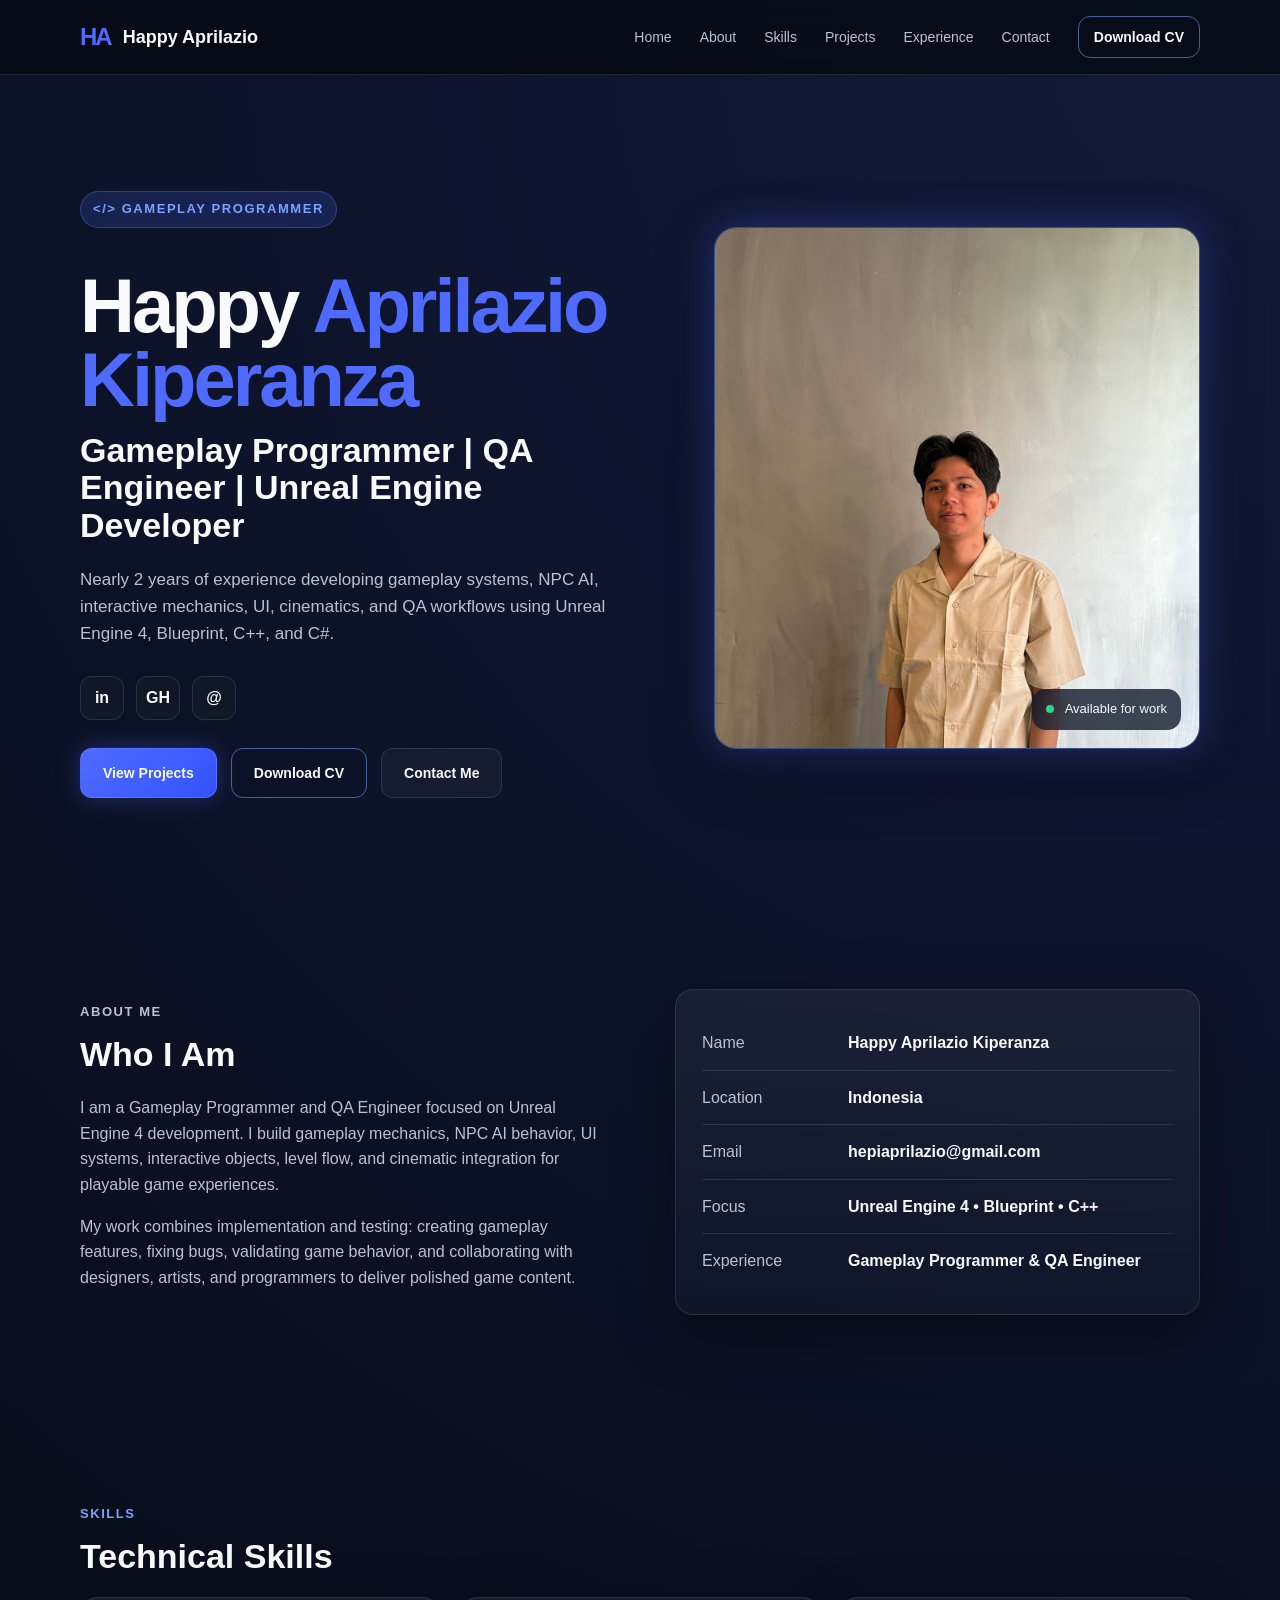
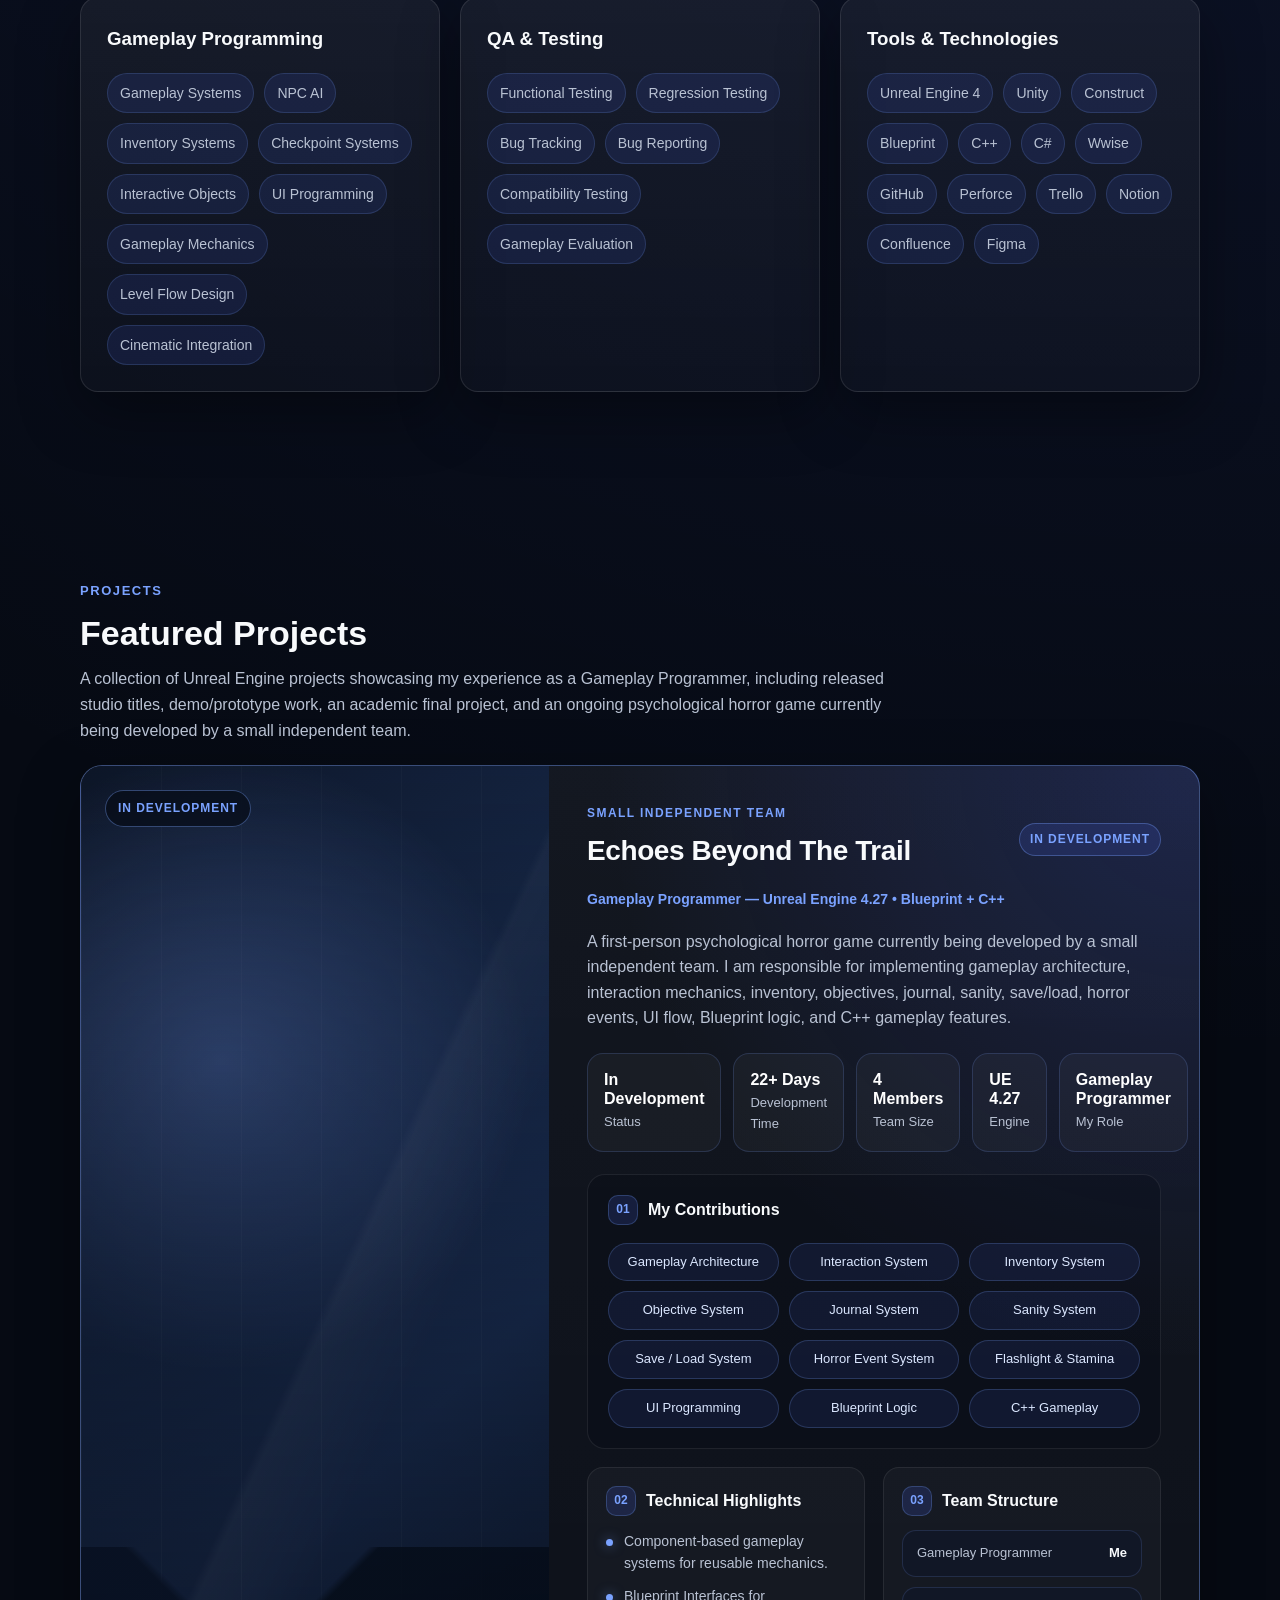
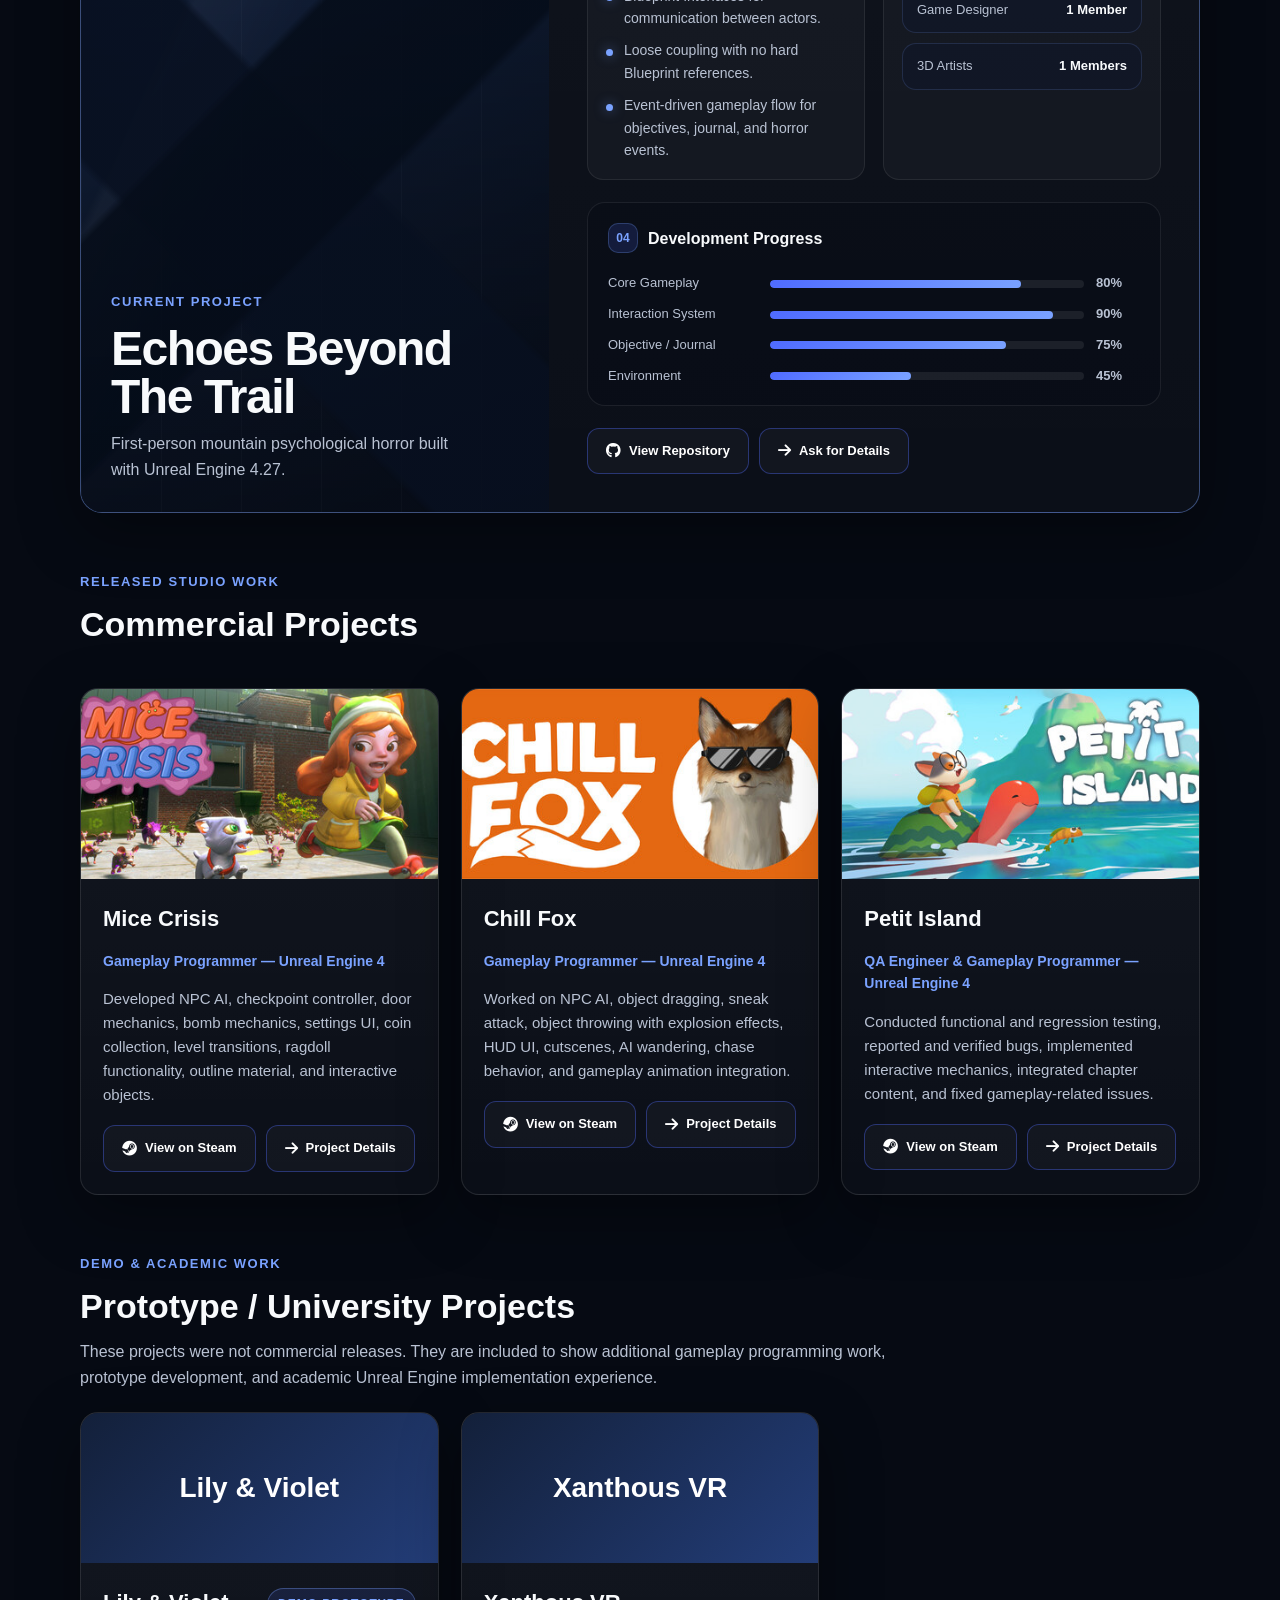
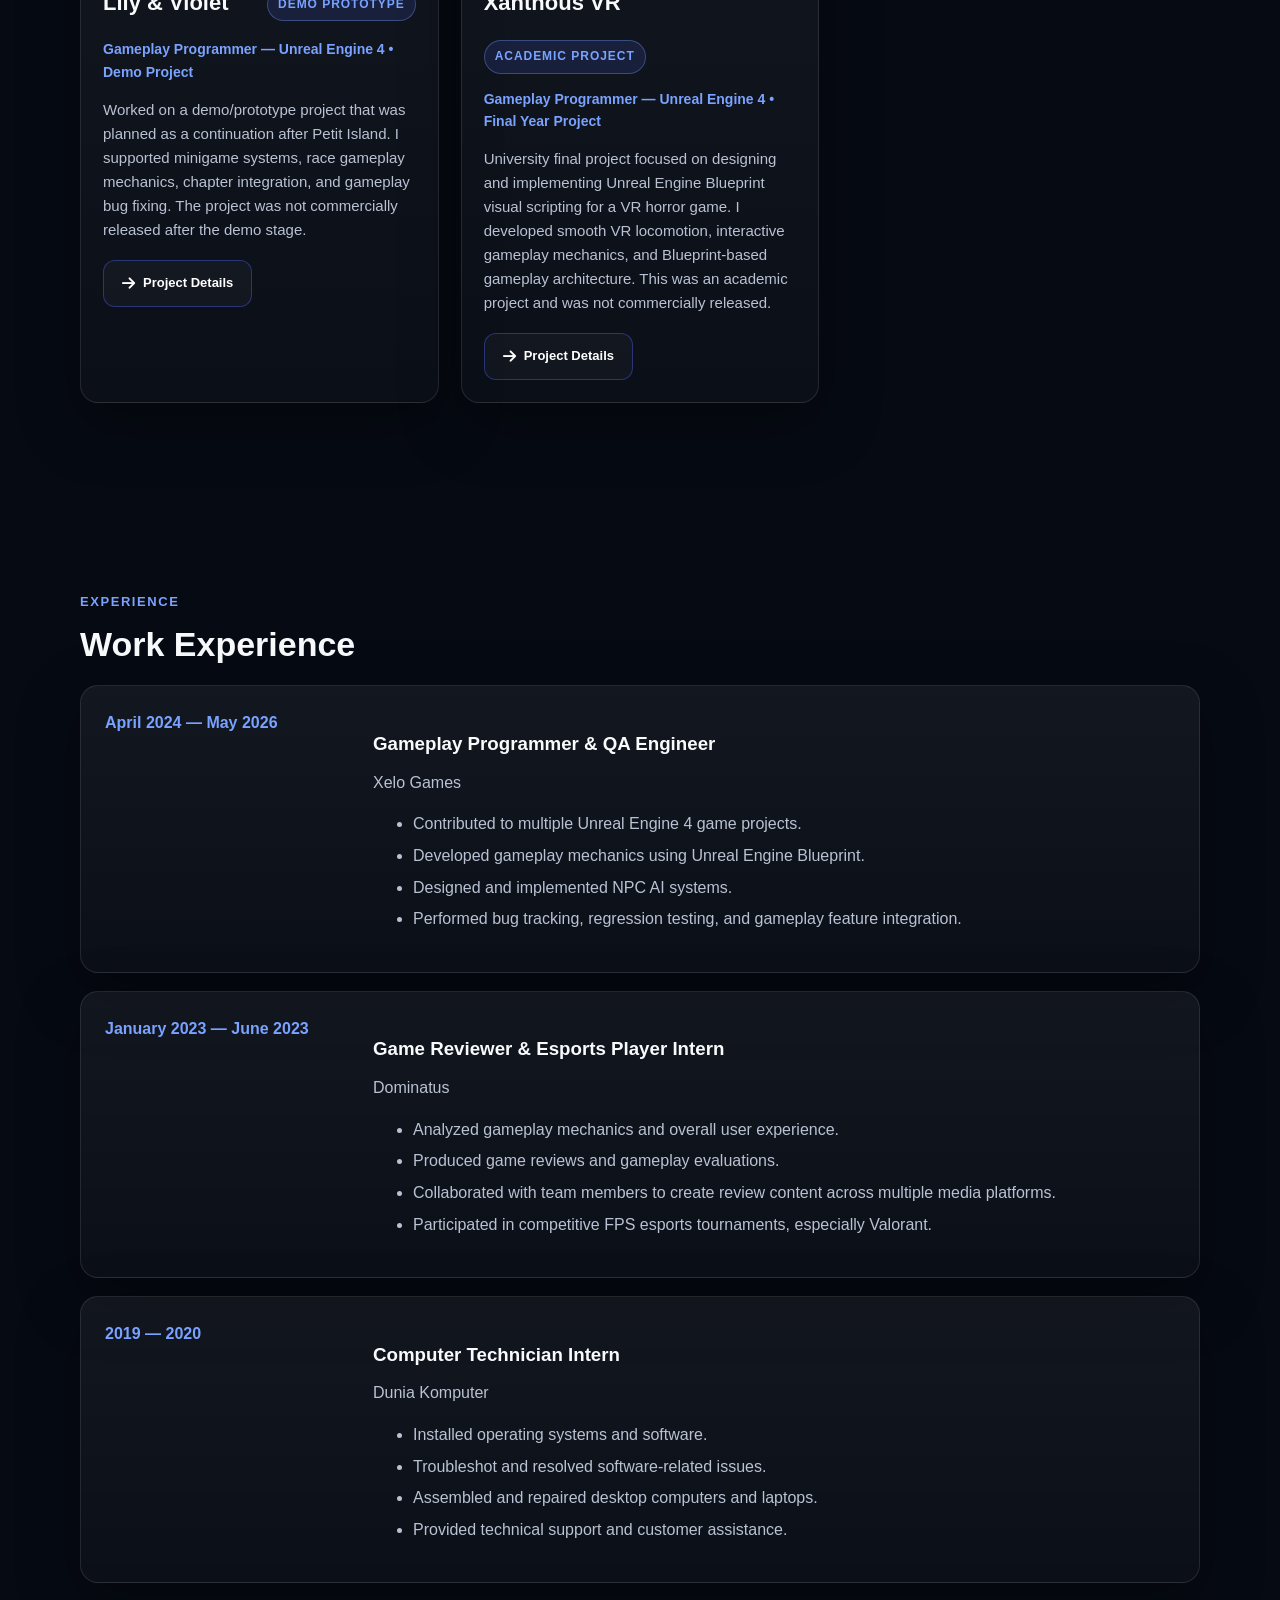
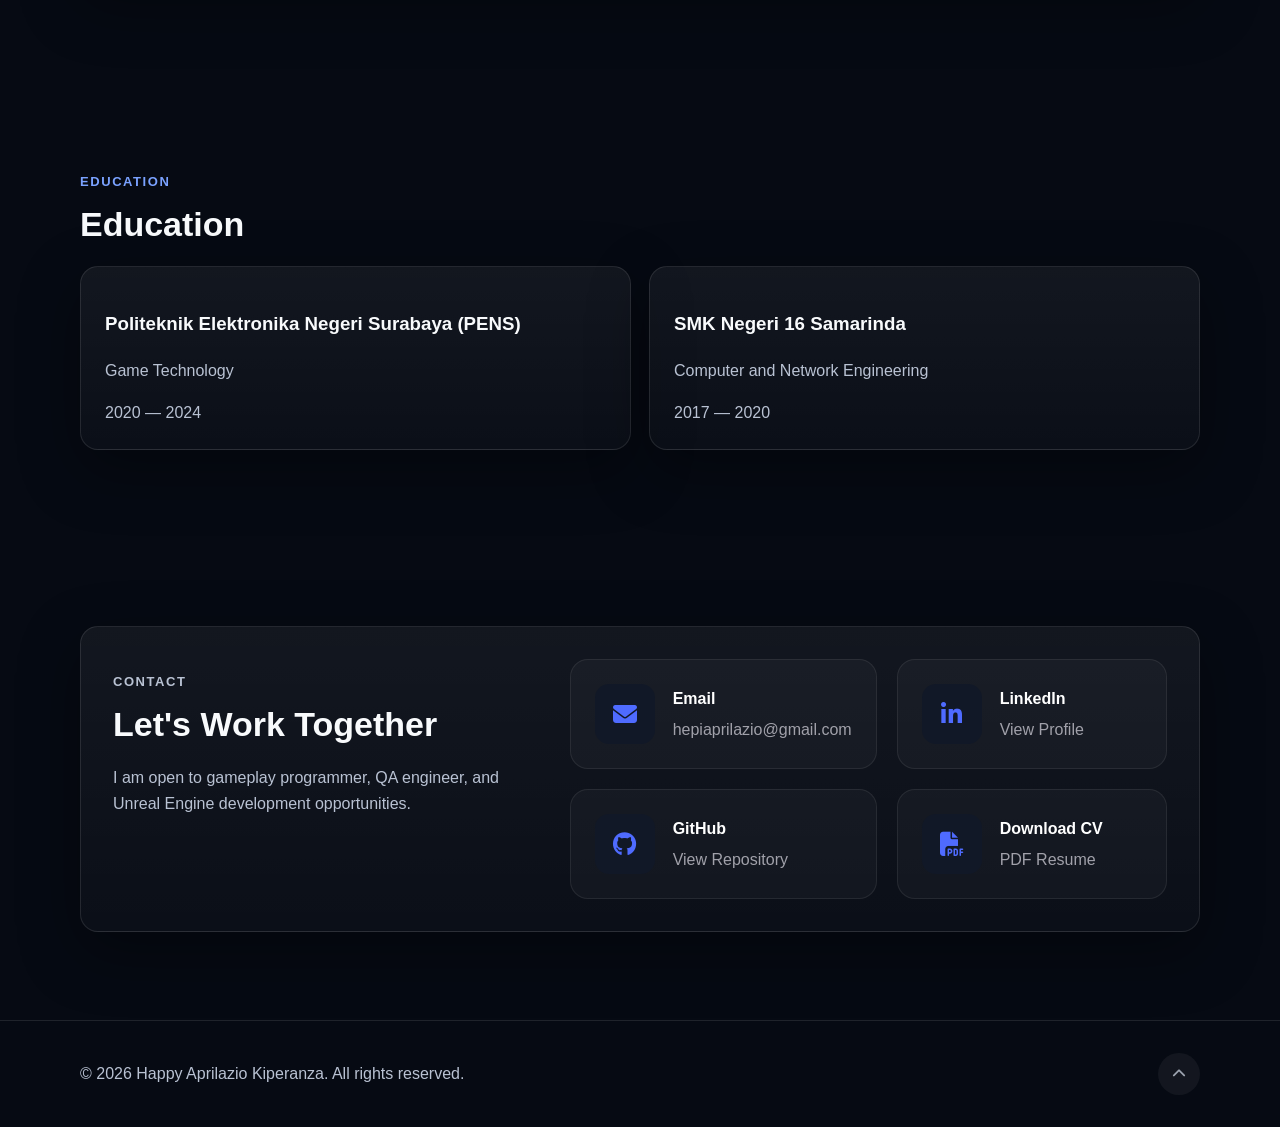
<file: index.html>
<!DOCTYPE html>
<html lang="en">
<head>
  <meta charset="UTF-8" />
  <meta name="viewport" content="width=device-width, initial-scale=1.0" />
  <meta name="description" content="Portfolio website of Happy Aprilazio Kiperanza, Gameplay Programmer, QA Engineer, and Unreal Engine Developer." />
  <title>Happy Aprilazio Kiperanza | Gameplay Programmer</title>
  <link rel="stylesheet" href="https://cdnjs.cloudflare.com/ajax/libs/font-awesome/6.5.2/css/all.min.css">
<link rel="stylesheet" href="styles.css" />
</head>
<body>
  <header class="site-header" id="top">
    <nav class="navbar container">
      <a class="brand" href="#home" aria-label="Home">
        <span class="brand-mark">HA</span>
        <span>Happy Aprilazio</span>
      </a> 

      <button class="nav-toggle" type="button" aria-label="Open navigation" aria-expanded="false">
        <span></span><span></span><span></span>
      </button>

      <div class="nav-menu" id="navMenu">
        <a href="#home">Home</a>
        <a href="#about">About</a>
        <a href="#skills">Skills</a>
        <a href="#projects">Projects</a>
        <a href="#experience">Experience</a>
        <a href="#contact">Contact</a>
        <a class="btn btn-small btn-outline" href="assets/CV_Happy_Aprilazio_Kiperanza.pdf" download>Download CV</a>
      </div>
    </nav>
  </header>

  <main>
    <section class="hero section" id="home">
      <div class="container hero-grid">
        <div class="hero-content reveal">
          <p class="eyebrow">&lt;/&gt; Gameplay Programmer</p>
          <h1>Happy <span>Aprilazio Kiperanza</span></h1>
          <h2>Gameplay Programmer | QA Engineer | Unreal Engine Developer</h2>
          <p class="hero-desc">
            Nearly 2 years of experience developing gameplay systems, NPC AI, interactive mechanics,
            UI, cinematics, and QA workflows using Unreal Engine 4, Blueprint, C++, and C#.
          </p>

          <div class="social-row" aria-label="Social links">
            <a href="https://www.linkedin.com/in/happy-aprilazio-kiperanza-716439214/" target="_blank" rel="noopener noreferrer" aria-label="LinkedIn">in</a>
            <a href="https://github.com/hepiapril021" target="_blank" rel="noopener noreferrer" aria-label="GitHub">GH</a>
            <a href="mailto:hepiaprilazio@gmail.com" aria-label="Email">@</a>
          </div>

          <div class="hero-actions">
            <a class="btn btn-primary" href="#projects">View Projects</a>
            <a class="btn btn-outline" href="assets/CV_Happy_Aprilazio_Kiperanza.pdf" download>Download CV</a>
            <a class="btn btn-ghost" href="#contact">Contact Me</a>
          </div>
        </div>

        <div class="hero-image reveal">
          <div class="photo-card">
            <img src="assets/profile.jpg" alt="Portrait of Happy Aprilazio Kiperanza" />
            <div class="status-badge"><span></span> Available for work</div>
          </div>
        </div>
      </div>
    </section>

    <section class="section about" id="about">
      <div class="container two-column">
        <div class="reveal">
          <p class="section-label">About Me</p>
          <h2>Who I Am</h2>
          <p>
            I am a Gameplay Programmer and QA Engineer focused on Unreal Engine 4 development.
            I build gameplay mechanics, NPC AI behavior, UI systems, interactive objects, level flow,
            and cinematic integration for playable game experiences.
          </p>
          <p>
            My work combines implementation and testing: creating gameplay features, fixing bugs,
            validating game behavior, and collaborating with designers, artists, and programmers to
            deliver polished game content.
          </p>
        </div>

        <div class="info-card reveal">
          <div class="info-row"><span>Name</span><strong>Happy Aprilazio Kiperanza</strong></div>
          <div class="info-row"><span>Location</span><strong>Indonesia</strong></div>
          <div class="info-row"><span>Email</span><strong><a href="mailto:hepiaprilazio@gmail.com">hepiaprilazio@gmail.com</a></strong></div>
          <div class="info-row"><span>Focus</span><strong>Unreal Engine 4 • Blueprint • C++</strong></div>
          <div class="info-row"><span>Experience</span><strong>Gameplay Programmer & QA Engineer</strong></div>
        </div>
      </div>
    </section>

    <section class="section" id="skills">
      <div class="container">
        <p class="section-label reveal">Skills</p>
        <h2 class="reveal">Technical Skills</h2>

        <div class="skill-groups">
          <div class="skill-box reveal">
            <h3>Gameplay Programming</h3>
            <ul>
              <li>Gameplay Systems</li><li>NPC AI</li><li>Inventory Systems</li><li>Checkpoint Systems</li>
              <li>Interactive Objects</li><li>UI Programming</li><li>Gameplay Mechanics</li><li>Level Flow Design</li><li>Cinematic Integration</li>
            </ul>
          </div>

          <div class="skill-box reveal">
            <h3>QA & Testing</h3>
            <ul>
              <li>Functional Testing</li><li>Regression Testing</li><li>Bug Tracking</li>
              <li>Bug Reporting</li><li>Compatibility Testing</li><li>Gameplay Evaluation</li>
            </ul>
          </div>

          <div class="skill-box reveal">
            <h3>Tools & Technologies</h3>
            <ul>
              <li>Unreal Engine 4</li><li>Unity</li><li>Construct</li><li>Blueprint</li><li>C++</li><li>C#</li>
              <li>Wwise</li><li>GitHub</li><li>Perforce</li><li>Trello</li><li>Notion</li><li>Confluence</li><li>Figma</li>
            </ul>
          </div>
        </div>
      </div>
    </section>

    <section class="section projects" id="projects">
      <div class="container">
        <div class="section-head reveal">
          <div>
            <p class="section-label">Projects</p>
            <h2>Featured Projects</h2>
            <p class="section-desc">A collection of Unreal Engine projects showcasing my experience as a Gameplay Programmer, including released studio titles, demo/prototype work, an academic final project, and an ongoing psychological horror game currently being developed by a small independent team.</p>
          </div>
        </div>

        <article class="project-showcase reveal">
          <div class="showcase-visual" aria-label="Echoes Beyond The Trail project preview">
            <div class="showcase-badge">In Development</div>
            <div class="showcase-content">
              <span class="showcase-kicker">Current Project</span>
              <h3>Echoes Beyond The Trail</h3>
              <p>First-person mountain psychological horror built with Unreal Engine 4.27.</p>
            </div>
          </div>

          <div class="showcase-info">
            <div class="project-title-row">
              <div>
                <p class="section-label mini-label">Small Independent Team</p>
                <h3>Echoes Beyond The Trail</h3>
              </div>
              <span class="status-pill">In Development</span>
            </div>

            <p class="role">Gameplay Programmer — Unreal Engine 4.27 • Blueprint + C++</p>

            <p class="showcase-desc">
              A first-person psychological horror game currently being developed by a small independent team.
              I am responsible for implementing gameplay architecture, interaction mechanics, inventory, objectives,
              journal, sanity, save/load, horror events, UI flow, Blueprint logic, and C++ gameplay features.
            </p>

            <div class="showcase-stats" aria-label="Project summary">
              <div><strong>In Development</strong><span>Status</span></div>
              <div><strong>22+ Days</strong><span>Development Time</span></div>
              <div><strong>4 Members</strong><span>Team Size</span></div>
              <div><strong>UE 4.27</strong><span>Engine</span></div>
              <div><strong>Gameplay Programmer</strong><span>My Role</span></div>
            </div>

            <div class="portfolio-block">
              <div class="block-heading">
                <span>01</span>
                <h4>My Contributions</h4>
              </div>
              <div class="tag-cloud tag-grid" aria-label="My contributions">
                <span>Gameplay Architecture</span>
                <span>Interaction System</span>
                <span>Inventory System</span>
                <span>Objective System</span>
                <span>Journal System</span>
                <span>Sanity System</span>
                <span>Save / Load System</span>
                <span>Horror Event System</span>
                <span>Flashlight & Stamina</span>
                <span>UI Programming</span>
                <span>Blueprint Logic</span>
                <span>C++ Gameplay</span>
              </div>
            </div>

            <div class="showcase-columns refined-columns">
              <div class="showcase-panel architecture-panel">
                <div class="block-heading small-heading">
                  <span>02</span>
                  <h4>Technical Highlights</h4>
                </div>
                <ul class="clean-list">
                  <li>Component-based gameplay systems for reusable mechanics.</li>
                  <li>Blueprint Interfaces for communication between actors.</li>
                  <li>Loose coupling with no hard Blueprint references.</li>
                  <li>Event-driven gameplay flow for objectives, journal, and horror events.</li>
                </ul>
              </div>

              <div class="showcase-panel team-panel">
                <div class="block-heading small-heading">
                  <span>03</span>
                  <h4>Team Structure</h4>
                </div>
                <div class="team-list">
                  <div><span>Gameplay Programmer</span><strong>Me</strong></div>
                  <div><span>Game Designer</span><strong>1 Member</strong></div>
                  <div><span>3D Artists</span><strong>1 Members</strong></div>
                </div>
              </div>
            </div>

            <div class="portfolio-block progress-block">
              <div class="block-heading">
                <span>04</span>
                <h4>Development Progress</h4>
              </div>
              <div class="progress-list compact-progress" aria-label="Development progress">
                <div class="progress-row"><span>Core Gameplay</span><div class="progress-bar"><i style="width: 80%"></i></div><strong>80%</strong></div>
                <div class="progress-row"><span>Interaction System</span><div class="progress-bar"><i style="width: 90%"></i></div><strong>90%</strong></div>
                <div class="progress-row"><span>Objective / Journal</span><div class="progress-bar"><i style="width: 75%"></i></div><strong>75%</strong></div>
                <div class="progress-row"><span>Environment</span><div class="progress-bar"><i style="width: 45%"></i></div><strong>45%</strong></div>
              </div>
            </div>

            <div class="project-links showcase-actions">
              <a href="https://github.com/hepiapril021/HorrorProjects" target="_blank" rel="noopener noreferrer"><i class="fab fa-github"></i>View Repository</a>
              <a href="#contact"><i class="fas fa-arrow-right"></i>Ask for Details</a>
            </div>
          </div>
        </article>

        <div class="section-head project-subhead reveal">
          <div>
            <p class="section-label">Released Studio Work</p>
            <h2>Commercial Projects</h2>
          </div>
        </div>

        <div class="project-grid">
          <article class="project-card reveal">
            <a class="project-thumb project-image" href="https://store.steampowered.com/app/4181830/Mice_Crisis/" target="_blank" rel="noopener noreferrer">
              <img src="assets/projects/mice-crisis.jpg" alt="Mice Crisis Steam capsule artwork" />
            </a>
            <div class="project-body">
              <h3>Mice Crisis</h3>
              <p class="role">Gameplay Programmer — Unreal Engine 4</p>
              <p>Developed NPC AI, checkpoint controller, door mechanics, bomb mechanics, settings UI, coin collection, level transitions, ragdoll functionality, outline material, and interactive objects.</p>
              <div class="project-links">
                <a href="https://store.steampowered.com/app/4181830/Mice_Crisis/" target="_blank" rel="noopener noreferrer"><i class="fab fa-steam"></i>View on Steam</a>
                <a href="#contact"><i class="fas fa-arrow-right"></i>Project Details</a>
              </div>
            </div>
          </article>

          <article class="project-card reveal">
            <a class="project-thumb project-image" href="https://store.steampowered.com/app/3905590/Chill_Fox/" target="_blank" rel="noopener noreferrer">
              <img src="assets/projects/chill-fox.jpg" alt="Chill Fox Steam capsule artwork" />
            </a>
            <div class="project-body">
              <h3>Chill Fox</h3>
              <p class="role">Gameplay Programmer — Unreal Engine 4</p>
              <p>Worked on NPC AI, object dragging, sneak attack, object throwing with explosion effects, HUD UI, cutscenes, AI wandering, chase behavior, and gameplay animation integration.</p>
              <div class="project-links">
                <a href="https://store.steampowered.com/app/3905590/Chill_Fox/" target="_blank" rel="noopener noreferrer"><i class="fab fa-steam"></i>View on Steam</a>
                <a href="#contact"><i class="fas fa-arrow-right"></i>Project Details</a>
              </div>
            </div>
          </article>

          <article class="project-card reveal">
            <a class="project-thumb project-image" href="https://store.steampowered.com/app/1744970/Petit_Island/" target="_blank" rel="noopener noreferrer">
              <img src="assets/projects/petit-island.jpg" alt="Petit Island Steam capsule artwork" />
            </a>
            <div class="project-body">
              <h3>Petit Island</h3>
              <p class="role">QA Engineer & Gameplay Programmer — Unreal Engine 4</p>
              <p>Conducted functional and regression testing, reported and verified bugs, implemented interactive mechanics, integrated chapter content, and fixed gameplay-related issues.</p>
              <div class="project-links">
                <a href="https://store.steampowered.com/app/1744970/Petit_Island/" target="_blank" rel="noopener noreferrer"><i class="fab fa-steam"></i>View on Steam</a>
                <a href="#contact"><i class="fas fa-arrow-right"></i>Project Details</a>
              </div>
            </div>
          </article>

        </div>

        <div class="section-head project-subhead reveal">
          <div>
            <p class="section-label">Demo & Academic Work</p>
            <h2>Prototype / University Projects</h2>
            <p class="section-desc">These projects were not commercial releases. They are included to show additional gameplay programming work, prototype development, and academic Unreal Engine implementation experience.</p>
          </div>
        </div>

        <div class="project-grid project-grid-secondary">
          <article class="project-card reveal">
            <div class="project-thumb text-thumb"><span>Lily & Violet</span></div>
            <div class="project-body">
              <div class="project-title-row">
                <h3>Lily & Violet</h3>
                <span class="status-pill">Demo Prototype</span>
              </div>
              <p class="role">Gameplay Programmer — Unreal Engine 4 • Demo Project</p>
              <p>Worked on a demo/prototype project that was planned as a continuation after Petit Island. I supported minigame systems, race gameplay mechanics, chapter integration, and gameplay bug fixing. The project was not commercially released after the demo stage.</p>
              <div class="project-links"><a href="#contact"><i class="fas fa-arrow-right"></i>Project Details</a></div>
            </div>
          </article>

          <article class="project-card reveal">
            <div class="project-thumb text-thumb"><span>Xanthous VR</span></div>
            <div class="project-body">
              <div class="project-title-row">
                <h3>Xanthous VR</h3>
                <span class="status-pill">Academic Project</span>
              </div>
              <p class="role">Gameplay Programmer — Unreal Engine 4 • Final Year Project</p>
              <p>University final project focused on designing and implementing Unreal Engine Blueprint visual scripting for a VR horror game. I developed smooth VR locomotion, interactive gameplay mechanics, and Blueprint-based gameplay architecture. This was an academic project and was not commercially released.</p>
              <div class="project-links"><a href="#contact"><i class="fas fa-arrow-right"></i>Project Details</a></div>
            </div>
          </article>
        </div>
      </div>
    </section>

    <section class="section experience" id="experience">
      <div class="container">
        <p class="section-label reveal">Experience</p>
        <h2 class="reveal">Work Experience</h2>
        <div class="timeline">
          <article class="timeline-item reveal">
            <div class="timeline-date">April 2024 — May 2026</div>
            <div class="timeline-content">
              <h3>Gameplay Programmer & QA Engineer</h3>
              <p class="company">Xelo Games</p>
              <ul>
                <li>Contributed to multiple Unreal Engine 4 game projects.</li>
                <li>Developed gameplay mechanics using Unreal Engine Blueprint.</li>
                <li>Designed and implemented NPC AI systems.</li>
                <li>Performed bug tracking, regression testing, and gameplay feature integration.</li>
              </ul>
            </div>
          </article>
          <article class="timeline-item reveal">
            <div class="timeline-date">January 2023 — June 2023</div>
            <div class="timeline-content">
              <h3>Game Reviewer & Esports Player Intern</h3>
              <p class="company">Dominatus</p>
              <ul>
                <li>Analyzed gameplay mechanics and overall user experience.</li>
                <li>Produced game reviews and gameplay evaluations.</li>
                <li>Collaborated with team members to create review content across multiple media platforms.</li>
                <li>Participated in competitive FPS esports tournaments, especially Valorant.</li>
              </ul>
            </div>
          </article>

          <article class="timeline-item reveal">
            <div class="timeline-date">2019 — 2020</div>
            <div class="timeline-content">
              <h3>Computer Technician Intern</h3>
              <p class="company">Dunia Komputer</p>
              <ul>
                <li>Installed operating systems and software.</li>
                <li>Troubleshot and resolved software-related issues.</li>
                <li>Assembled and repaired desktop computers and laptops.</li>
                <li>Provided technical support and customer assistance.</li>
              </ul>
            </div>
          </article>
        </div>
      </div>
    </section>

    <section class="section education">
      <div class="container">
        <p class="section-label reveal">Education</p>
        <h2 class="reveal">Education</h2>
        <div class="education-grid">
          <div class="edu-card reveal"><h3>Politeknik Elektronika Negeri Surabaya (PENS)</h3><p>Game Technology</p><span>2020 — 2024</span></div>
          <div class="edu-card reveal"><h3>SMK Negeri 16 Samarinda</h3><p>Computer and Network Engineering</p><span>2017 — 2020</span></div>
        </div>
      </div>
    </section>

    <section class="section contact" id="contact">
      <div class="container contact-card reveal">
        <div>
          <p class="section-label">Contact</p>
          <h2>Let's Work Together</h2>
          <p>I am open to gameplay programmer, QA engineer, and Unreal Engine development opportunities.</p>
        </div>
        <div class="contact-grid">

    <a href="mailto:hepiaprilazio@gmail.com"
       class="contact-item">

       <div class="contact-icon">
  <i class="fas fa-envelope"></i>
</div>

        <div>
            <h4>Email</h4>
            <p>hepiaprilazio@gmail.com</p>
        </div>

    </a>

    <a href="https://www.linkedin.com/in/happy-aprilazio-kiperanza-716439214/"
       target="_blank"
       class="contact-item">

        <div class="contact-icon">
  <i class="fab fa-linkedin-in"></i>
</div>

        <div>
            <h4>LinkedIn</h4>
            <p>View Profile</p>
        </div>

    </a>

    <a href="https://github.com/hepiapril021"
       target="_blank"
       class="contact-item">

        <div class="contact-icon">
  <i class="fab fa-github"></i>
</div>

        <div>
            <h4>GitHub</h4>
            <p>View Repository</p>
        </div>

    </a>

    <a href="assets/CV_Happy_Aprilazio_Kiperanza.pdf"
       download
       class="contact-item">

        <div class="contact-icon">
  <i class="fas fa-file-pdf"></i>
</div>

        <div>
            <h4>Download CV</h4>
            <p>PDF Resume</p>
        </div>

    </a>

</div>
    </section>
  </main>

  <footer class="footer">
    <div class="container footer-content">

        <p>
            © 2026 Happy Aprilazio Kiperanza.
            All rights reserved.
        </p>

        <a href="#home" class="footer-arrow">

            <i class="fas fa-chevron-up"></i>

        </a>

    </div>
</footer>

  <script src="script.js"></script>
</body>
</html>
</file>
<file: styles.css>
:root {
  --bg: #060a13;
  --bg2: #0b1220;
  --card: #101827;
  --card2: #121c2e;
  --text: #f8fafc;
  --muted: #b9c2d3;
  --line: rgba(255, 255, 255, .10);
  --blue: #4f6bff;
  --blue2: #7aa2ff;
  --shadow: 0 20px 60px rgba(0, 0, 0, .35);
}

* {
  box-sizing: border-box;
}

html {
  scroll-behavior: smooth;
}

body {
  margin: 0;
  font-family: Inter, Segoe UI, Arial, sans-serif;
  background:
    radial-gradient(circle at top right, rgba(79, 107, 255, .16), transparent 35%),
    var(--bg);
  color: var(--text);
  line-height: 1.6;
}

a {
  color: inherit;
  text-decoration: none;
}

img {
  max-width: 100%;
  display: block;
}

.container {
  width: min(1120px, calc(100% - 40px));
  margin: auto;
}

.section {
  padding: 88px 0;
}

/* HEADER */

.site-header {
  position: sticky;
  top: 0;
  z-index: 50;
  background: rgba(6, 10, 19, .82);
  backdrop-filter: blur(16px);
  border-bottom: 1px solid var(--line);
}

.navbar {
  height: 74px;
  display: flex;
  align-items: center;
  justify-content: space-between;
}

.brand {
  display: flex;
  align-items: center;
  gap: 12px;
  font-weight: 800;
  font-size: 18px;
}

.brand-mark {
  font-weight: 900;
  font-size: 24px;
  color: var(--blue);
  letter-spacing: -2px;
}

.nav-menu {
  display: flex;
  align-items: center;
  gap: 28px;
  font-size: 14px;
}

.nav-menu a:not(.btn) {
  color: var(--muted);
  transition: .25s ease;
}

.nav-menu a:hover {
  color: var(--text);
}

.nav-toggle {
  display: none;
  background: none;
  border: 0;
  width: 42px;
  height: 42px;
  cursor: pointer;
}

.nav-toggle span {
  display: block;
  width: 24px;
  height: 2px;
  background: #fff;
  margin: 5px auto;
  border-radius: 99px;
  transition: .25s;
}

/* BUTTON GLOBAL */

.btn {
  display: inline-flex;
  align-items: center;
  justify-content: center;
  gap: 8px;
  padding: 13px 22px;
  border-radius: 12px;
  border: 1px solid var(--line);
  font-weight: 700;
  font-size: 14px;
  transition: .25s ease;
}

.btn-small {
  padding: 9px 15px;
}

.btn-primary {
  background: linear-gradient(135deg, var(--blue), #3452ff);
  box-shadow: 0 0 24px rgba(79, 107, 255, .32);
}

.btn-outline {
  border-color: rgba(122, 162, 255, .55);
}

.btn-ghost {
  background: rgba(255, 255, 255, .04);
}

.btn:hover {
  transform: translateY(-2px);
  border-color: var(--blue2);
  box-shadow: 0 0 20px rgba(79, 107, 255, .25);
}

/* HERO */

.hero {
  min-height: calc(100vh - 74px);
  display: flex;
  align-items: center;
}

.hero-grid {
  display: grid;
  grid-template-columns: 1.08fr .92fr;
  gap: 64px;
  align-items: center;
}

.eyebrow,
.section-label {
  text-transform: uppercase;
  letter-spacing: .12em;
  color: var(--blue2);
  font-weight: 800;
  font-size: 13px;
}

.eyebrow {
  display: inline-flex;
  background: rgba(79, 107, 255, .18);
  border: 1px solid rgba(122, 162, 255, .25);
  border-radius: 99px;
  padding: 7px 12px;
}

.hero h1 {
  font-size: clamp(46px, 7vw, 76px);
  line-height: .98;
  margin: 28px 0 14px;
  letter-spacing: -3px;
}

.hero h1 span {
  color: var(--blue);
}

.hero h2 {
  font-size: 20px;
  max-width: 620px;
  margin: 0 0 18px;
}

.hero-desc {
  color: var(--muted);
  max-width: 600px;
  font-size: 17px;
}

.social-row {
  display: flex;
  gap: 12px;
  margin: 28px 0;
}

.social-row a {
  width: 44px;
  height: 44px;
  display: grid;
  place-items: center;
  background: var(--card);
  border: 1px solid var(--line);
  border-radius: 12px;
  font-weight: 800;
  transition: .3s ease;
}

.social-row a:hover {
  background: rgba(79, 107, 255, .16);
  border-color: var(--blue);
  color: white;
  transform: translateY(-3px);
  box-shadow: 0 0 18px rgba(79, 107, 255, .28);
}

.hero-actions {
  display: flex;
  gap: 14px;
  flex-wrap: wrap;
}

.photo-card {
  position: relative;
  border-radius: 22px;
  overflow: hidden;
  background: var(--card);
  border: 1px solid rgba(122, 162, 255, .4);
  box-shadow: 0 0 40px rgba(79, 107, 255, .36), var(--shadow);
}

.photo-card img {
  width: 100%;
  height: 520px;
  object-fit: cover;
  object-position: center top;
}

.status-badge {
  position: absolute;
  right: 18px;
  bottom: 18px;
  padding: 10px 14px;
  border-radius: 14px;
  background: rgba(15, 23, 42, .78);
  backdrop-filter: blur(12px);
  font-size: 13px;
}

.status-badge span {
  display: inline-block;
  width: 8px;
  height: 8px;
  background: #32d583;
  border-radius: 999px;
  margin-right: 8px;
}

/* ABOUT */

.two-column {
  display: grid;
  grid-template-columns: 1fr 1fr;
  gap: 70px;
  align-items: start;
}

.section h2 {
  font-size: 34px;
  line-height: 1.1;
  margin: 8px 0 22px;
}

.about p {
  color: var(--muted);
}

.info-card,
.skill-box,
.project-card,
.timeline-item,
.edu-card,
.contact-card {
  background: linear-gradient(180deg, rgba(255, 255, 255, .055), rgba(255, 255, 255, .025));
  border: 1px solid var(--line);
  border-radius: 18px;
  box-shadow: var(--shadow);
}

.info-card {
  padding: 26px;
}

.info-row {
  display: grid;
  grid-template-columns: 130px 1fr;
  gap: 16px;
  padding: 14px 0;
  border-bottom: 1px solid var(--line);
}

.info-row:last-child {
  border-bottom: 0;
}

.info-row span {
  color: var(--muted);
}

/* SKILLS */

.skill-groups {
  display: grid;
  grid-template-columns: repeat(3, 1fr);
  gap: 20px;
}

.skill-box {
  padding: 26px;
}

.skill-box h3 {
  margin-top: 0;
}

.skill-box ul {
  display: flex;
  flex-wrap: wrap;
  gap: 10px;
  padding: 0;
  margin: 0;
  list-style: none;
}

.skill-box li {
  background: rgba(79, 107, 255, .12);
  border: 1px solid rgba(122, 162, 255, .18);
  border-radius: 999px;
  padding: 8px 12px;
  color: var(--muted);
  font-size: 14px;
}

/* PROJECTS */

.section-head {
  display: flex;
  align-items: end;
  justify-content: space-between;
  margin-bottom: 22px;
}

.section-desc {
  color: var(--muted);
  max-width: 840px;
  margin: -8px 0 0;
  font-size: 16px;
}

.project-subhead {
  margin-top: 46px;
}

.project-grid {
  display: grid;
  grid-template-columns: repeat(3, 1fr);
  gap: 22px;
}

.project-card {
  overflow: hidden;
  transition: all .35s ease;
}

.project-card:hover {
  transform: translateY(-8px);
  border-color: var(--blue);
  box-shadow: 0 0 30px rgba(79, 107, 255, .18);
}

.project-thumb {
  height: 150px;
  background: linear-gradient(135deg, #13203a, #233d78);
  display: flex;
  align-items: center;
  justify-content: center;
  overflow: hidden;
}

.project-thumb img {
  width: 100%;
  height: 100%;
  object-fit: cover;
  transition: .35s ease;
}

.project-card:hover .project-thumb img {
  transform: scale(1.06);
}

.text-thumb span {
  font-size: 28px;
  font-weight: 900;
  color: #fff;
}

.project-body {
  padding: 22px;
}

.project-body h3 {
  margin: 0 0 4px;
  font-size: 22px;
}

.role {
  color: var(--blue2);
  font-weight: 700;
  font-size: 14px;
}

.project-body p:not(.role) {
  color: var(--muted);
  font-size: 15px;
}

.project-links {
  display: flex;
  gap: 10px;
  margin-top: 18px;
  flex-wrap: wrap;
}

.project-links a {
  display: inline-flex;
  align-items: center;
  justify-content: center;
  gap: 8px;
  padding: 12px 18px;
  border-radius: 12px;
  border: 1px solid rgba(79, 107, 255, .38);
  background: rgba(255, 255, 255, .03);
  color: white;
  text-decoration: none;
  font-weight: 700;
  font-size: 13px;
  transition: all .3s ease;
}

.project-links a:hover {
  background: linear-gradient(135deg, #4f7cff, #6f8fff);
  border-color: #6f8fff;
  color: white;
  transform: translateY(-4px);
  box-shadow: 0 0 25px rgba(79, 124, 255, .45);
}

.project-links a i {
  font-size: 15px;
}

.project-links a:active {
  transform: translateY(-2px);
}

.project-title-row {
  display: flex;
  align-items: center;
  justify-content: space-between;
  gap: 16px;
  flex-wrap: wrap;
}

.status-pill {
  display: inline-flex;
  align-items: center;
  padding: 6px 10px;
  border-radius: 999px;
  border: 1px solid rgba(122, 162, 255, .35);
  background: rgba(79, 107, 255, .14);
  color: var(--blue2);
  font-size: 12px;
  font-weight: 800;
  text-transform: uppercase;
  letter-spacing: .08em;
}

.project-thumb.project-image {
  display: block;
  height: 190px;
  padding: 0;
  overflow: hidden;
  background: #111827;
}

.project-thumb.project-image img {
  width: 100%;
  height: 100%;
  display: block;
  object-fit: cover;
  transition: transform 0.35s ease, filter 0.35s ease;
}

.project-card:hover .project-thumb.project-image img {
  transform: scale(1.06);
  filter: brightness(1.08);
}

/* FEATURED ONGOING PROJECT */

.project-showcase {
  display: grid;
  grid-template-columns: minmax(320px, .82fr) minmax(0, 1.18fr);
  overflow: hidden;
  border: 1px solid rgba(122, 162, 255, .36);
  border-radius: 22px;
  background:
    radial-gradient(circle at top right, rgba(79, 107, 255, .18), transparent 34%),
    linear-gradient(180deg, rgba(255, 255, 255, .055), rgba(255, 255, 255, .025));
  box-shadow: var(--shadow);
}

.showcase-visual {
  position: relative;
  min-height: 560px;
  padding: 30px;
  display: flex;
  align-items: end;
  overflow: hidden;
  background:
    linear-gradient(180deg, rgba(6, 10, 19, .05), rgba(6, 10, 19, .82)),
    radial-gradient(circle at 30% 22%, rgba(122, 162, 255, .32), transparent 28%),
    linear-gradient(135deg, #0d1628, #1b3159 55%, #07101f);
}

.showcase-visual::before {
  content: "";
  position: absolute;
  inset: 0;
  background:
    linear-gradient(115deg, transparent 0 45%, rgba(255, 255, 255, .06) 46%, transparent 57%),
    repeating-linear-gradient(90deg, rgba(255, 255, 255, .045) 0 1px, transparent 1px 80px);
  opacity: .55;
}

.showcase-visual::after {
  content: "";
  position: absolute;
  left: -12%;
  right: -12%;
  bottom: 0;
  height: 42%;
  background:
    linear-gradient(135deg, transparent 0 30%, rgba(5, 12, 24, .88) 31% 51%, transparent 52%),
    linear-gradient(45deg, transparent 0 35%, rgba(8, 16, 32, .92) 36% 58%, transparent 59%);
  opacity: .92;
}

.showcase-badge {
  position: absolute;
  top: 24px;
  left: 24px;
  z-index: 2;
  padding: 8px 12px;
  border-radius: 999px;
  border: 1px solid rgba(122, 162, 255, .38);
  background: rgba(6, 10, 19, .64);
  backdrop-filter: blur(10px);
  color: var(--blue2);
  font-size: 12px;
  font-weight: 900;
  text-transform: uppercase;
  letter-spacing: .08em;
}

.showcase-content {
  position: relative;
  z-index: 2;
  max-width: 360px;
}

.showcase-kicker {
  color: var(--blue2);
  font-size: 13px;
  font-weight: 800;
  text-transform: uppercase;
  letter-spacing: .12em;
}

.showcase-content h3 {
  margin: 12px 0 10px;
  font-size: clamp(34px, 4vw, 48px);
  line-height: 1;
  letter-spacing: -1.5px;
}

.showcase-content p {
  color: var(--muted);
  margin: 0;
}

.showcase-info {
  padding: 34px;
}

.mini-label {
  margin: 0 0 6px;
  font-size: 12px;
}

.showcase-info h3 {
  margin: 0;
  font-size: 28px;
  letter-spacing: -.4px;
}

.showcase-desc {
  color: var(--muted);
  max-width: 720px;
  margin: 18px 0 0;
}

.showcase-stats {
  display: grid;
  grid-template-columns: repeat(3, 1fr);
  gap: 12px;
  margin-top: 22px;
}

.showcase-stats div {
  padding: 16px;
  border: 1px solid rgba(122, 162, 255, .18);
  border-radius: 16px;
  background: rgba(255, 255, 255, .035);
}

.showcase-stats strong {
  display: block;
  color: white;
  font-size: 18px;
  line-height: 1.2;
}

.showcase-stats span {
  display: block;
  color: var(--muted);
  font-size: 13px;
  margin-top: 4px;
}

.showcase-columns {
  display: grid;
  grid-template-columns: repeat(2, 1fr);
  gap: 16px;
  margin-top: 18px;
}

.showcase-panel {
  padding: 18px;
  border-radius: 16px;
  border: 1px solid rgba(255, 255, 255, .08);
  background: rgba(6, 10, 19, .28);
}

.showcase-panel h4 {
  margin: 0 0 12px;
}

.clean-list {
  margin: 0;
  padding: 0;
  list-style: none;
  display: grid;
  gap: 10px;
}

.clean-list li {
  position: relative;
  padding-left: 18px;
  color: var(--muted);
  font-size: 14px;
}

.clean-list li::before {
  content: "";
  position: absolute;
  left: 0;
  top: .68em;
  width: 7px;
  height: 7px;
  border-radius: 99px;
  background: var(--blue2);
  box-shadow: 0 0 12px rgba(122, 162, 255, .55);
}

.tag-cloud {
  display: flex;
  flex-wrap: wrap;
  gap: 9px;
  margin-top: 18px;
}

.tag-cloud span {
  padding: 8px 12px;
  border-radius: 999px;
  border: 1px solid rgba(122, 162, 255, .22);
  background: rgba(79, 107, 255, .10);
  color: #dbe7ff;
  font-size: 13px;
}

.progress-list {
  display: grid;
  gap: 10px;
  margin-top: 20px;
}

.progress-row {
  display: grid;
  grid-template-columns: 150px 1fr 44px;
  gap: 12px;
  align-items: center;
  color: var(--muted);
  font-size: 13px;
}

.progress-bar {
  height: 8px;
  border-radius: 999px;
  background: rgba(255, 255, 255, .08);
  overflow: hidden;
}

.progress-bar i {
  display: block;
  height: 100%;
  border-radius: inherit;
  background: linear-gradient(135deg, var(--blue), var(--blue2));
}

/* EXPERIENCE */

.timeline {
  display: grid;
  gap: 18px;
}

.timeline-item {
  display: grid;
  grid-template-columns: 240px 1fr;
  gap: 28px;
  padding: 24px;
}

.timeline-date {
  color: var(--blue2);
  font-weight: 800;
}

.company {
  color: var(--muted);
  margin-top: -8px;
}

.timeline li {
  color: var(--muted);
  margin: 6px 0;
}

/* EDUCATION */

.education-grid {
  display: grid;
  grid-template-columns: repeat(2, 1fr);
  gap: 18px;
}

.edu-card {
  padding: 24px;
}

.edu-card p,
.edu-card span {
  color: var(--muted);
}

/* CONTACT */

.contact-card {
  display: grid;
  grid-template-columns: 1fr 1.4fr;
  gap: 30px;
  padding: 32px;
}

.contact-card p {
  color: var(--muted);
}

.contact-grid {
  display: grid;
  grid-template-columns: repeat(2, 1fr);
  gap: 20px;
}

.contact-item {
  display: flex;
  align-items: center;
  gap: 18px;
  padding: 24px;
  border: 1px solid rgba(255, 255, 255, .08);
  border-radius: 18px;
  background: rgba(255, 255, 255, .03);
  color: white;
  transition: all .3s ease;
}

.contact-item:hover {
  transform: translateY(-6px);
  border-color: var(--blue);
  background: rgba(79, 124, 255, .08);
  box-shadow: 0 0 25px rgba(79, 124, 255, .25);
}

.contact-icon {
  width: 60px;
  height: 60px;
  display: flex;
  align-items: center;
  justify-content: center;
  border-radius: 14px;
  background: #111827;
  flex-shrink: 0;
}

.contact-icon i {
  font-size: 24px;
  color: var(--blue);
  transition: .3s ease;
}

.contact-item:hover .contact-icon i {
  color: #ffffff;
}

.contact-item h4 {
  margin: 0;
  color: white;
}

.contact-item p {
  margin: 6px 0 0;
  color: #a1a1aa;
}

/* FOOTER */

.footer {
  padding: 24px 0;
  border-top: 1px solid var(--line);
  color: var(--muted);
}

.footer-content {
  display: flex;
  justify-content: space-between;
  align-items: center;
  gap: 20px;
}

.footer-arrow {
  width: 42px;
  height: 42px;
  border-radius: 50%;
  background: rgba(255, 255, 255, .05);
  display: flex;
  align-items: center;
  justify-content: center;
  color: #9ca3af;
  text-decoration: none;
  transition: .3s ease;
}

.footer-arrow:hover {
  background: var(--blue);
  color: white;
  transform: translateY(-4px);
  box-shadow: 0 0 15px rgba(79, 124, 255, .35);
}

.footer-arrow i {
  font-size: 14px;
}

/* ANIMATION */

.reveal {
  opacity: 0;
  transform: translateY(16px);
  transition: .55s ease;
}

.reveal.visible {
  opacity: 1;
  transform: none;
}

/* TABLET */

@media (max-width: 980px) {
  .project-card-featured {
    grid-template-columns: 1fr;
  }

  .project-card-featured .project-thumb {
    min-height: 240px;
  }

  .nav-toggle {
    display: block;
  }

  .nav-menu {
    position: absolute;
    top: 74px;
    left: 0;
    right: 0;
    display: none;
    flex-direction: column;
    align-items: stretch;
    gap: 0;
    padding: 12px 20px 20px;
    background: rgba(6, 10, 19, .96);
    border-bottom: 1px solid var(--line);
  }

  .nav-menu.active {
    display: flex;
  }

  .nav-menu a {
    padding: 13px 0;
  }

  .nav-menu .btn {
    margin-top: 10px;
  }

  .nav-toggle.active span:nth-child(1) {
    transform: translateY(7px) rotate(45deg);
  }

  .nav-toggle.active span:nth-child(2) {
    opacity: 0;
  }

  .nav-toggle.active span:nth-child(3) {
    transform: translateY(-7px) rotate(-45deg);
  }

  .hero-grid,
  .two-column,
  .contact-card {
    grid-template-columns: 1fr;
    gap: 36px;
  }

  .hero {
    min-height: auto;
    padding-top: 56px;
  }

  .hero-image {
    order: -1;
  }

  .photo-card {
    max-width: 440px;
    margin: auto;
  }

  .photo-card img {
    height: 520px;
  }

  .skill-groups {
    grid-template-columns: 1fr;
  }

  .project-grid {
    grid-template-columns: repeat(2, 1fr);
  }

  .timeline-item {
    grid-template-columns: 1fr;
  }

  .contact-grid {
    grid-template-columns: 1fr;
  }
}

/* MOBILE */

@media (max-width: 640px) {
  .project-meta-grid {
    grid-template-columns: 1fr;
  }

  .progress-row {
    grid-template-columns: 1fr;
    gap: 6px;
  }

  .project-thumb.project-image {
    height: 160px;
  }

  .container {
    width: min(100% - 28px, 1120px);
  }

  .section {
    padding: 58px 0;
  }

  .navbar {
    height: 66px;
  }

  .nav-menu {
    top: 66px;
  }

  .brand span:last-child {
    font-size: 15px;
  }

  .hero {
    padding-top: 36px;
  }

  .hero-grid {
    text-align: left;
  }

  .hero h1 {
    font-size: 42px;
    letter-spacing: -1.6px;
  }

  .hero h2 {
    font-size: 17px;
  }

  .hero-desc {
    font-size: 15px;
  }

  .photo-card img {
    height: 390px;
  }

  .hero-actions .btn {
    width: 100%;
  }

  .social-row {
    justify-content: flex-start;
  }

  .project-grid,
  .education-grid {
    grid-template-columns: 1fr;
  }

  .project-thumb {
    height: 130px;
  }

  .info-row {
    grid-template-columns: 1fr;
    gap: 4px;
  }

  .contact-card {
    padding: 22px;
  }

  .contact-item {
    padding: 20px;
  }

  .footer-content {
    flex-direction: column;
    text-align: center;
  }

  .section h2 {
    font-size: 28px;
  }

  .timeline-item {
    padding: 20px;
  }

  .skill-box {
    padding: 20px;
  }

  .project-body {
    padding: 18px;
  }
}


@media (max-width: 980px) {
  .project-showcase {
    grid-template-columns: 1fr;
  }

  .showcase-visual {
    min-height: 360px;
  }

  .showcase-stats,
  .showcase-columns {
    grid-template-columns: 1fr;
  }
}

@media (max-width: 640px) {
  .showcase-info {
    padding: 22px;
  }

  .showcase-visual {
    min-height: 300px;
    padding: 22px;
  }

  .showcase-content h3 {
    font-size: 32px;
  }

  .project-title-row {
    align-items: flex-start;
  }

  .progress-row {
    grid-template-columns: 1fr;
    gap: 6px;
  }

  .progress-row strong {
    justify-self: start;
  }
}


/* FEATURED PROJECT REFINEMENT - UPDATED */
.project-showcase {
  grid-template-columns: minmax(300px, .9fr) minmax(0, 1.25fr);
  border-color: rgba(122, 162, 255, .42);
}

.showcase-info {
  padding: 38px;
}

.showcase-stats {
  grid-template-columns: repeat(5, 1fr);
}

.showcase-stats div {
  min-height: 88px;
}

.showcase-stats strong {
  font-size: 16px;
}

.portfolio-block {
  margin-top: 22px;
  padding: 20px;
  border: 1px solid rgba(255, 255, 255, .08);
  border-radius: 18px;
  background: rgba(6, 10, 19, .28);
}

.block-heading {
  display: flex;
  align-items: center;
  gap: 10px;
  margin-bottom: 14px;
}

.block-heading span {
  width: 30px;
  height: 30px;
  display: inline-grid;
  place-items: center;
  border-radius: 10px;
  background: rgba(79, 107, 255, .16);
  border: 1px solid rgba(122, 162, 255, .25);
  color: var(--blue2);
  font-size: 12px;
  font-weight: 900;
}

.block-heading h4 {
  margin: 0;
  font-size: 16px;
}

.small-heading {
  margin-bottom: 14px;
}

.tag-grid {
  display: grid;
  grid-template-columns: repeat(3, minmax(0, 1fr));
  gap: 10px;
}

.tag-grid span,
.tag-cloud span {
  display: inline-flex;
  align-items: center;
  justify-content: center;
  min-height: 38px;
  text-align: center;
}

.refined-columns {
  margin-top: 18px;
  gap: 18px;
}

.architecture-panel,
.team-panel {
  background: rgba(255, 255, 255, .03);
}

.team-list {
  display: grid;
  gap: 10px;
}

.team-list div {
  display: flex;
  align-items: center;
  justify-content: space-between;
  gap: 14px;
  padding: 12px 14px;
  border-radius: 14px;
  border: 1px solid rgba(122, 162, 255, .16);
  background: rgba(15, 23, 42, .55);
}

.team-list span {
  color: var(--muted);
  font-size: 13px;
}

.team-list strong {
  color: var(--text);
  font-size: 13px;
  text-align: right;
}

.progress-block {
  padding-bottom: 18px;
}

.showcase-actions {
  margin-top: 22px;
}

@media (max-width: 980px) {
  .showcase-stats,
  .tag-grid {
    grid-template-columns: repeat(2, 1fr);
  }
}

@media (max-width: 640px) {
  .showcase-info {
    padding: 24px;
  }

  .showcase-stats,
  .tag-grid {
    grid-template-columns: 1fr;
  }

  .team-list div {
    align-items: flex-start;
    flex-direction: column;
  }

  .team-list strong {
    text-align: left;
  }
}
</file>
